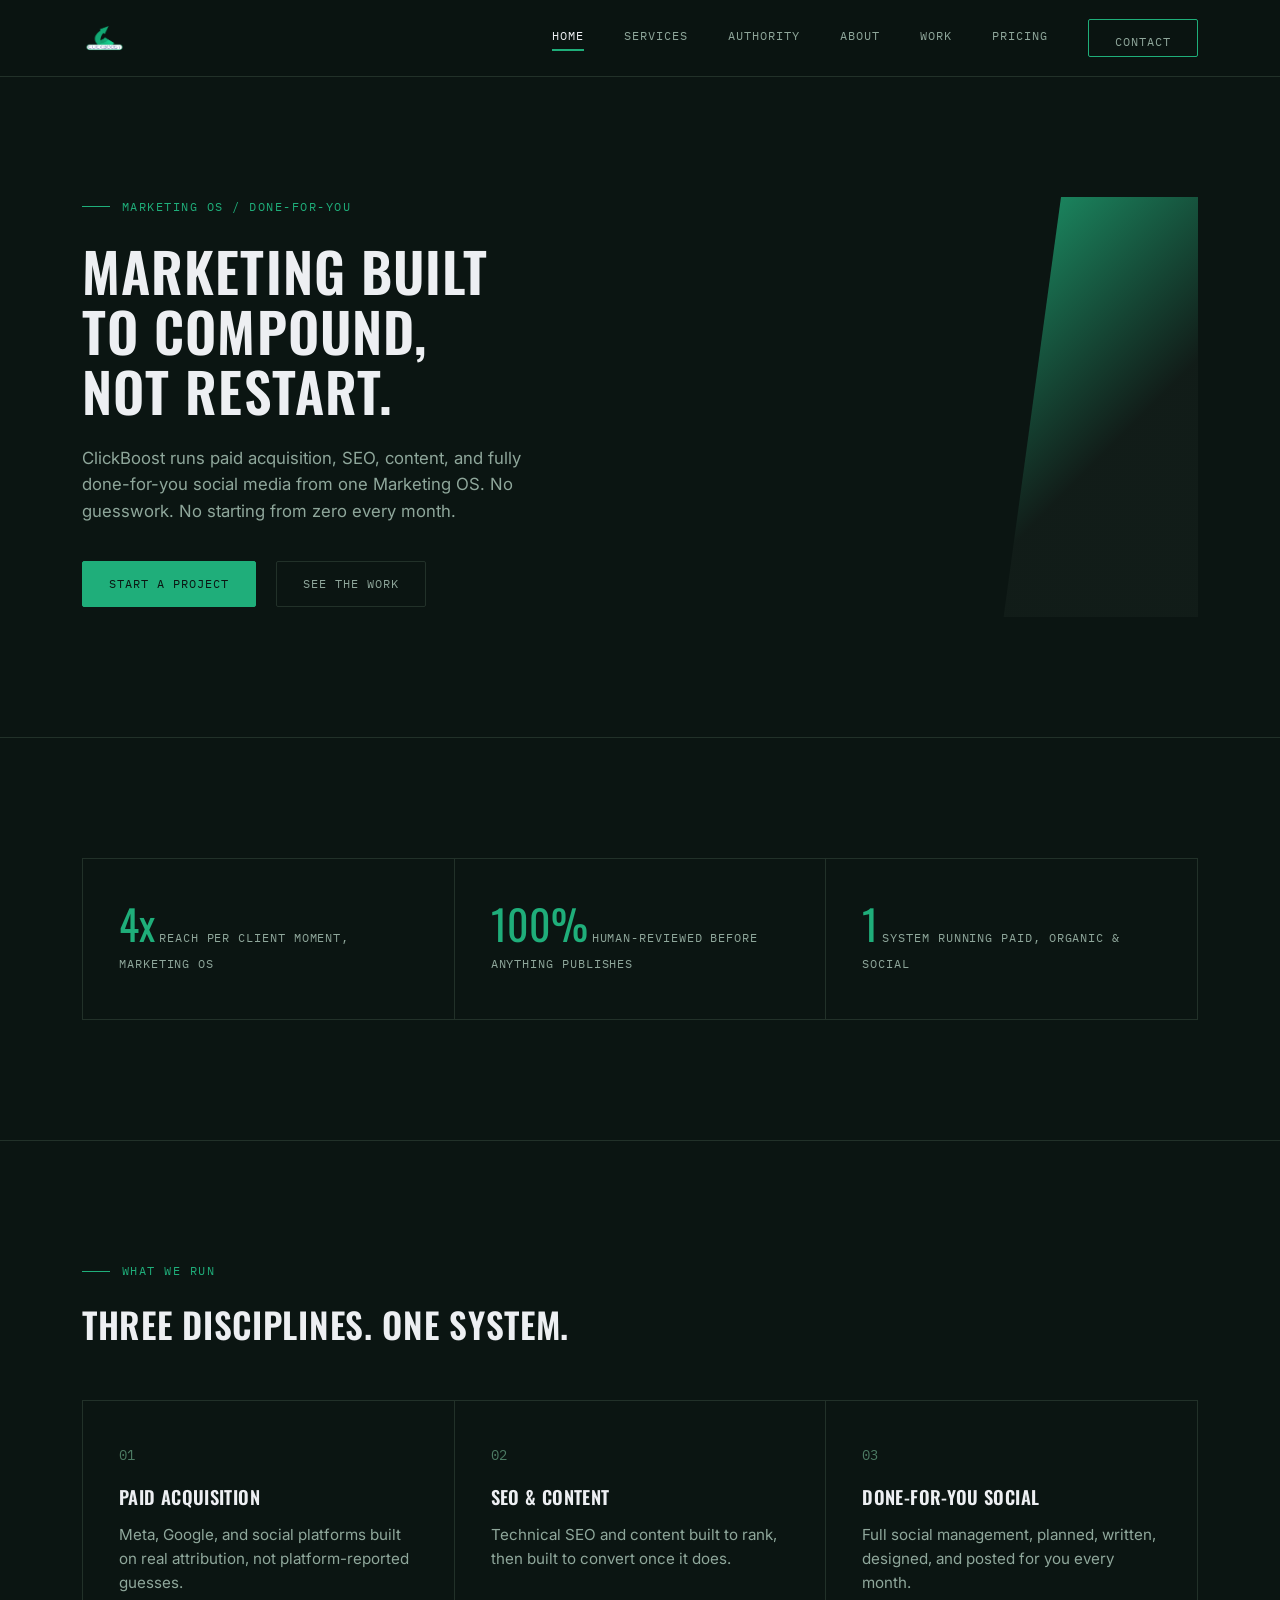
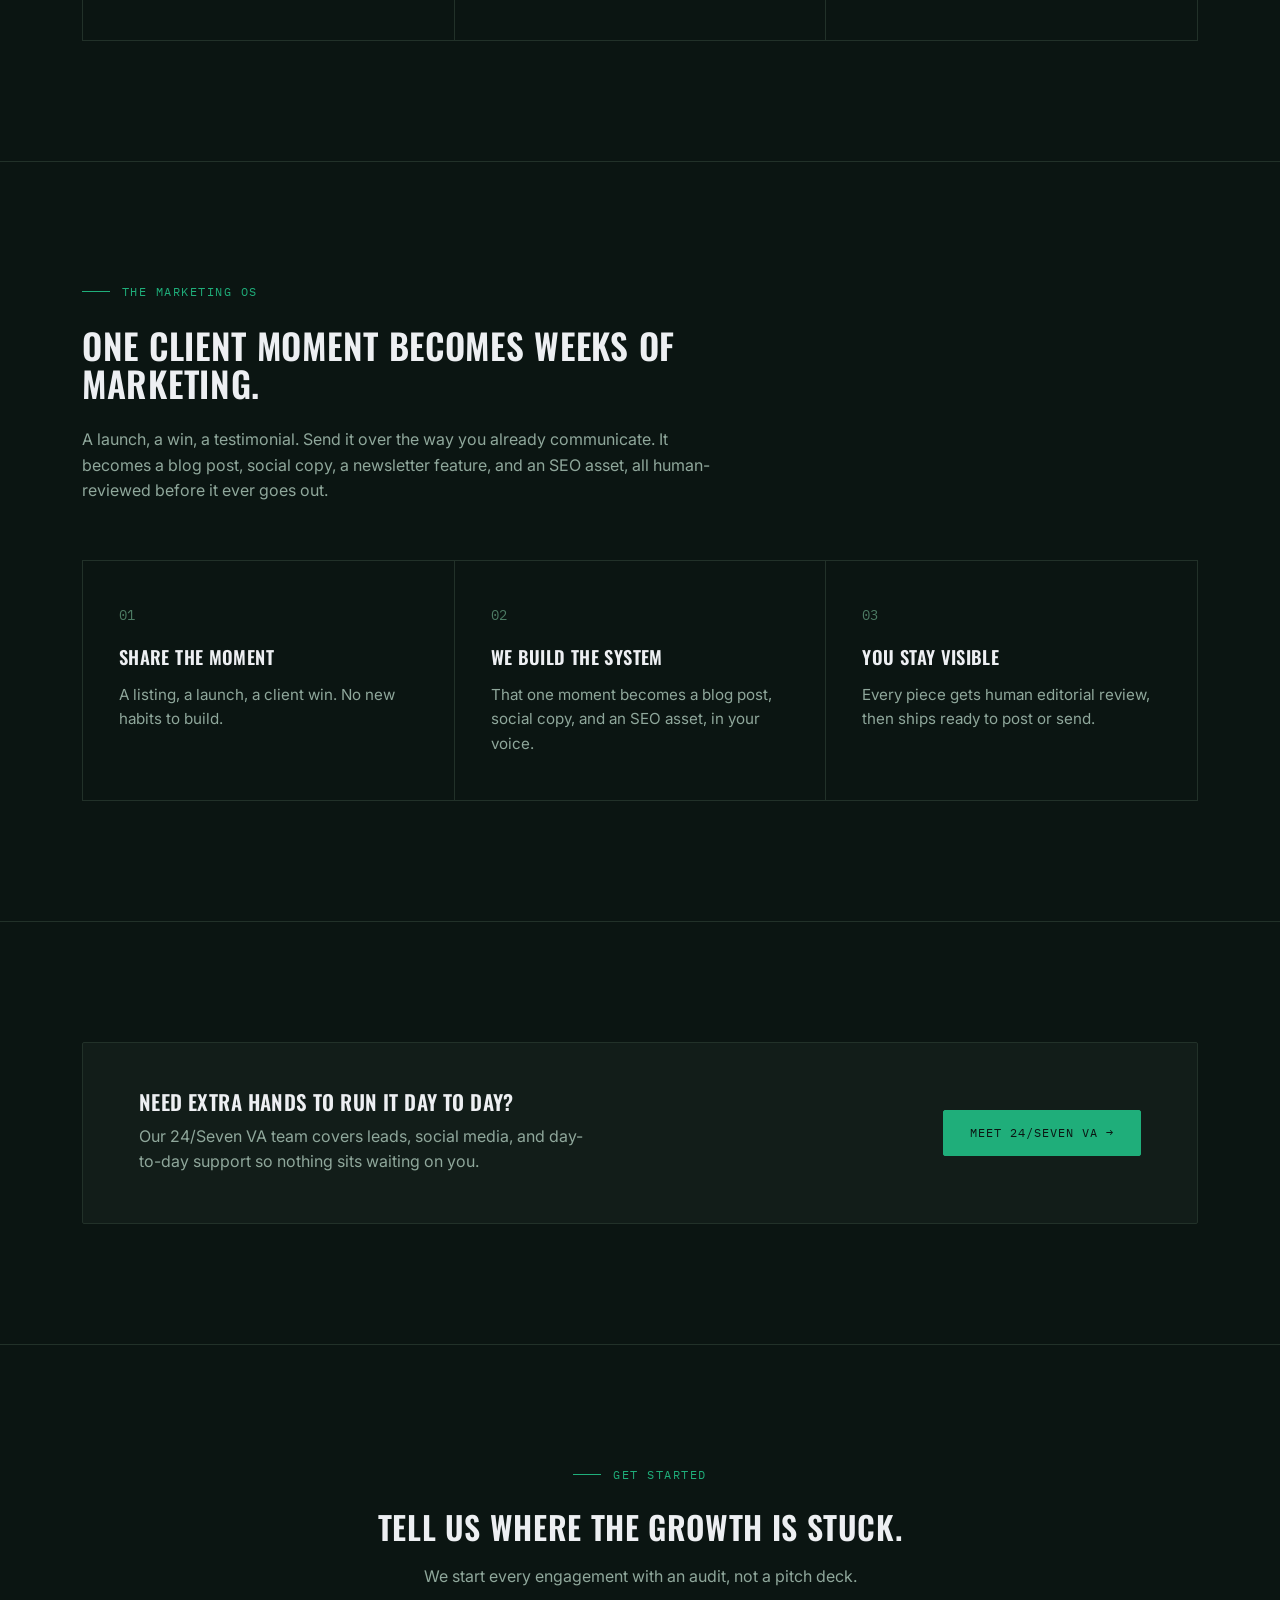
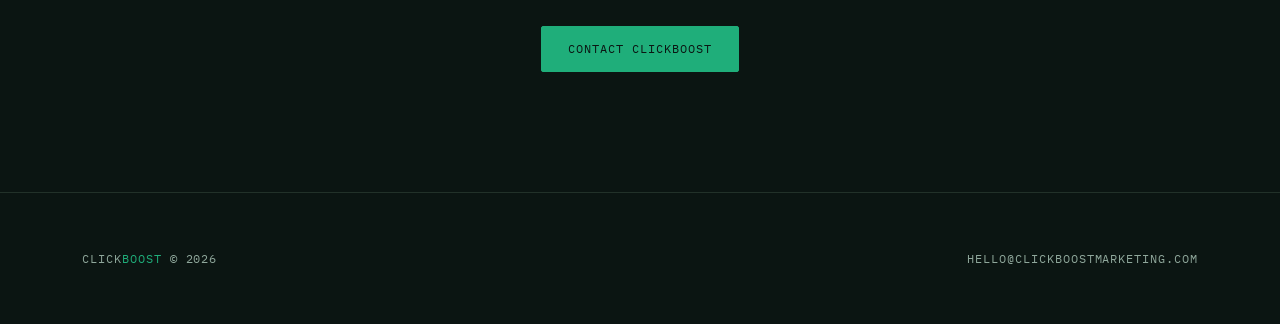
<file: index.html>
<!DOCTYPE html>
<html lang="en">
<head>
<meta charset="UTF-8">
<meta name="viewport" content="width=device-width, initial-scale=1.0">
<title>ClickBoost | Marketing OS &amp; Done-For-You Social</title>
<meta name="description" content="ClickBoost runs paid, organic, SEO, and done-for-you social systems for brands that need growth to show up in the numbers.">
<link rel="stylesheet" href="style.css">
</head>
<body>

<header class="site">
  <nav class="nav wrap">
    <a href="index.html" class="logo"><img src="logo.png" alt="ClickBoost" style="height:40px; display:block;"></a>
    <div class="nav-links">
      <a href="index.html" class="active">Home</a>
      <a href="services.html">Services</a>
      <a href="authority.html">Authority</a>
      <a href="about.html">About</a>
      <a href="portfolio.html">Work</a>
      <a href="pricing.html">Pricing</a>
      <a href="contact.html" class="btn">Contact</a>
    </div>
    <button class="mobile-toggle">&#9776;</button>
  </nav>
</header>

<section class="section-pad">
  <div class="wrap grid-2">
    <div class="reveal">
      <p class="eyebrow">Marketing OS / Done-For-You</p>
      <h1 style="font-size: 3.4rem; margin-bottom: 24px;">Marketing built<br>to compound,<br>not restart.</h1>
      <p style="color: var(--ink-dim); font-size: 1.05rem; max-width: 480px; margin-bottom: 36px;">
        ClickBoost runs paid acquisition, SEO, content, and fully done-for-you social media from one Marketing OS. No guesswork. No starting from zero every month.
      </p>
      <div style="display:flex; gap:20px;">
        <a href="contact.html" class="btn solid">Start a project</a>
        <a href="portfolio.html" class="btn" style="border-color: var(--line); color: var(--ink-dim);">See the work</a>
      </div>
    </div>
    <div style="position: relative; min-height: 420px;">
      <div class="blade emerald"></div>
    </div>
  </div>
</section>

<hr class="divider">

<section class="section-pad">
  <div class="wrap">
    <div class="grid-3" style="margin-bottom: 0;">
      <div class="card reveal">
        <span class="stat">4x</span>
        <span class="stat-label">Reach per client moment, Marketing OS</span>
      </div>
      <div class="card reveal">
        <span class="stat">100%</span>
        <span class="stat-label">Human-reviewed before anything publishes</span>
      </div>
      <div class="card reveal">
        <span class="stat">1</span>
        <span class="stat-label">System running paid, organic &amp; social</span>
      </div>
    </div>
  </div>
</section>

<hr class="divider">

<section class="section-pad">
  <div class="wrap">
    <p class="eyebrow">What we run</p>
    <h2 style="font-size: 2.2rem; margin-bottom: 56px;">Three disciplines. One system.</h2>
    <div class="grid-3">
      <div class="card reveal">
        <span class="idx">01</span>
        <h3>Paid Acquisition</h3>
        <p>Meta, Google, and social platforms built on real attribution, not platform-reported guesses.</p>
      </div>
      <div class="card reveal">
        <span class="idx">02</span>
        <h3>SEO &amp; Content</h3>
        <p>Technical SEO and content built to rank, then built to convert once it does.</p>
      </div>
      <div class="card reveal">
        <span class="idx">03</span>
        <h3>Done-For-You Social</h3>
        <p>Full social management, planned, written, designed, and posted for you every month.</p>
      </div>
    </div>
  </div>
</section>

<hr class="divider">

<section class="section-pad">
  <div class="wrap">
    <p class="eyebrow">The Marketing OS</p>
    <h2 style="font-size: 2.2rem; margin-bottom: 24px; max-width: 640px;">One client moment becomes weeks of marketing.</h2>
    <p style="color: var(--ink-dim); max-width: 640px; margin-bottom: 56px;">A launch, a win, a testimonial. Send it over the way you already communicate. It becomes a blog post, social copy, a newsletter feature, and an SEO asset, all human-reviewed before it ever goes out.</p>
    <div class="grid-3">
      <div class="card reveal">
        <span class="idx">01</span>
        <h3>Share the moment</h3>
        <p>A listing, a launch, a client win. No new habits to build.</p>
      </div>
      <div class="card reveal">
        <span class="idx">02</span>
        <h3>We build the system</h3>
        <p>That one moment becomes a blog post, social copy, and an SEO asset, in your voice.</p>
      </div>
      <div class="card reveal">
        <span class="idx">03</span>
        <h3>You stay visible</h3>
        <p>Every piece gets human editorial review, then ships ready to post or send.</p>
      </div>
    </div>
  </div>
</section>

<hr class="divider">

<section class="section-pad">
  <div class="wrap">
    <div class="va-band">
      <div>
        <h3>Need extra hands to run it day to day?</h3>
        <p>Our 24/Seven VA team covers leads, social media, and day-to-day support so nothing sits waiting on you.</p>
      </div>
      <a href="#" class="btn solid">Meet 24/Seven VA &rarr;</a>
    </div>
  </div>
</section>

<hr class="divider">

<section class="section-pad">
  <div class="wrap center" style="max-width: 640px; margin: 0 auto;">
    <p class="eyebrow" style="justify-content:center;">Get started</p>
    <h2 style="font-size: 2rem; margin-bottom: 20px;">Tell us where the growth is stuck.</h2>
    <p style="color: var(--ink-dim); margin-bottom: 36px;">We start every engagement with an audit, not a pitch deck.</p>
    <a href="contact.html" class="btn solid">Contact ClickBoost</a>
  </div>
</section>

<footer class="site">
  <div class="wrap footer-row">
    <span class="mono">Click<span>Boost</span> &copy; 2026</span>
    <span class="mono">hello@clickboostmarketing.com</span>
  </div>
</footer>

</body>
</html>
</file>
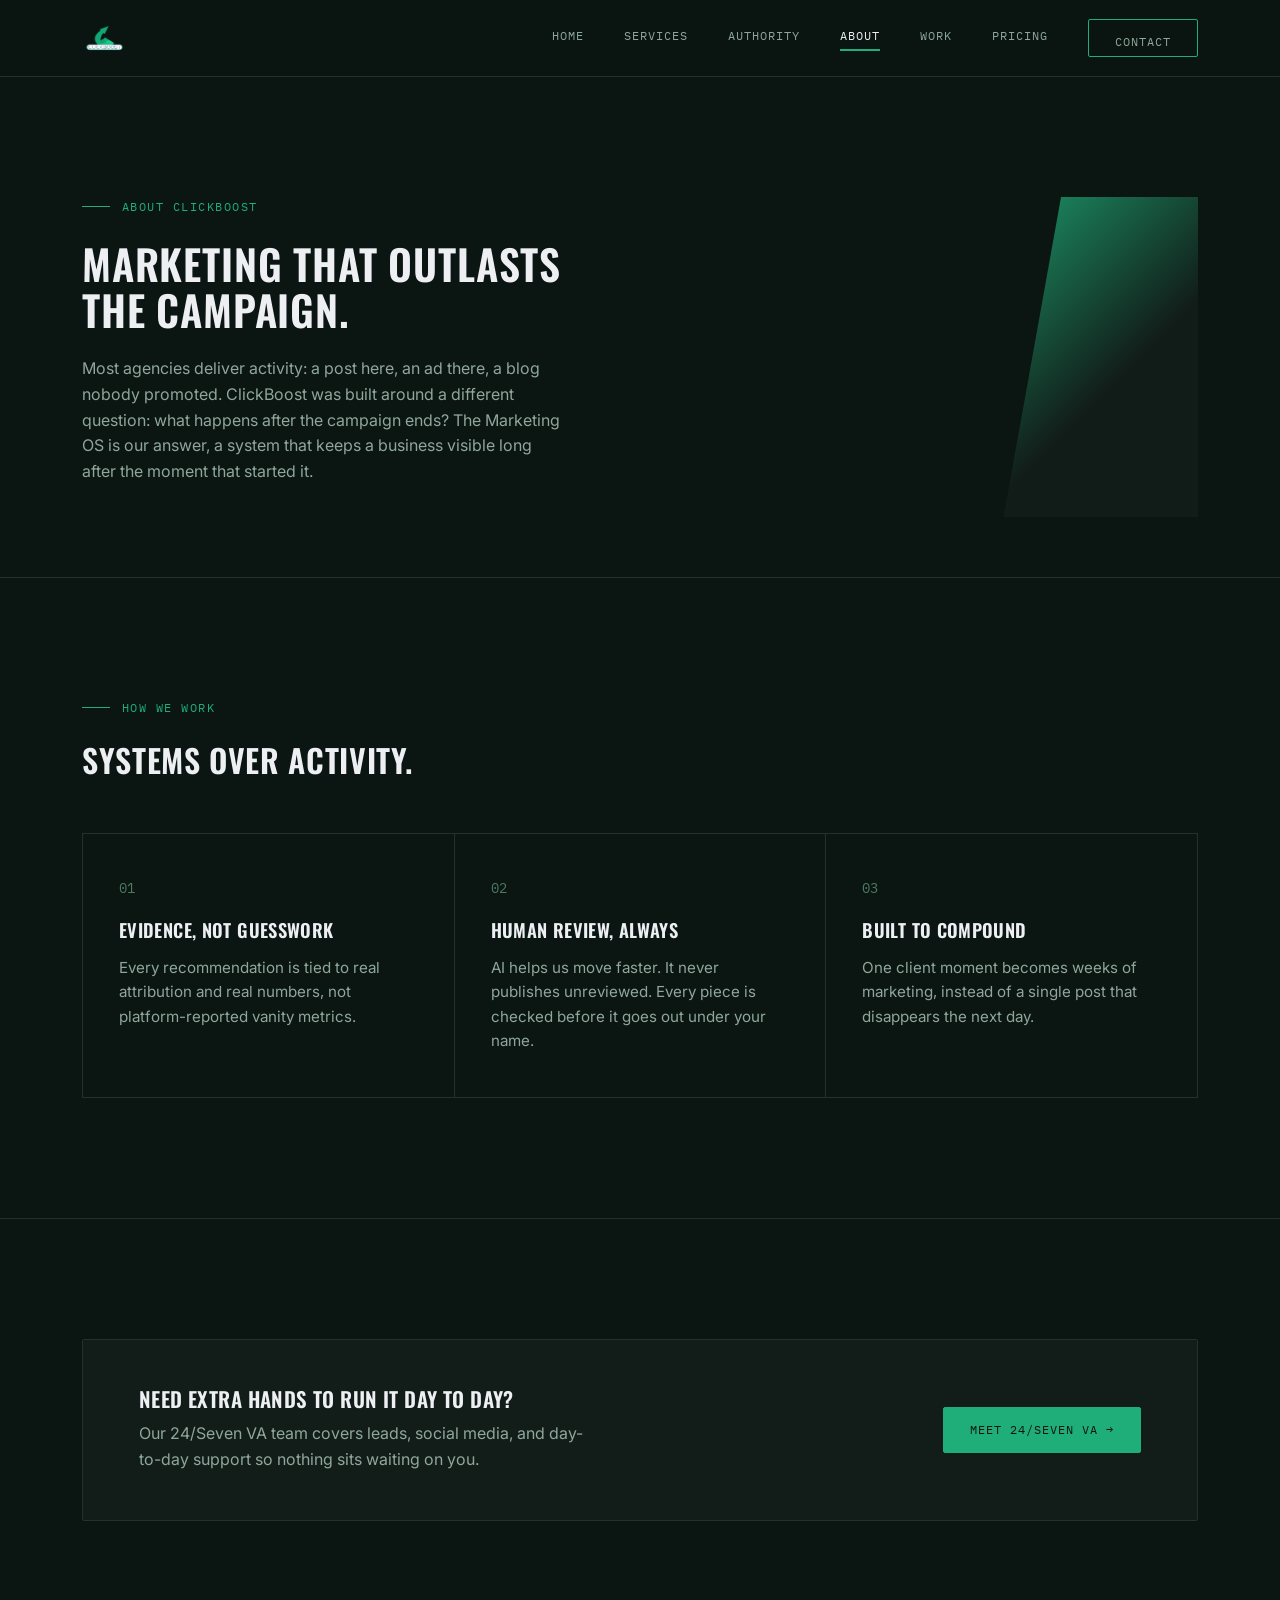
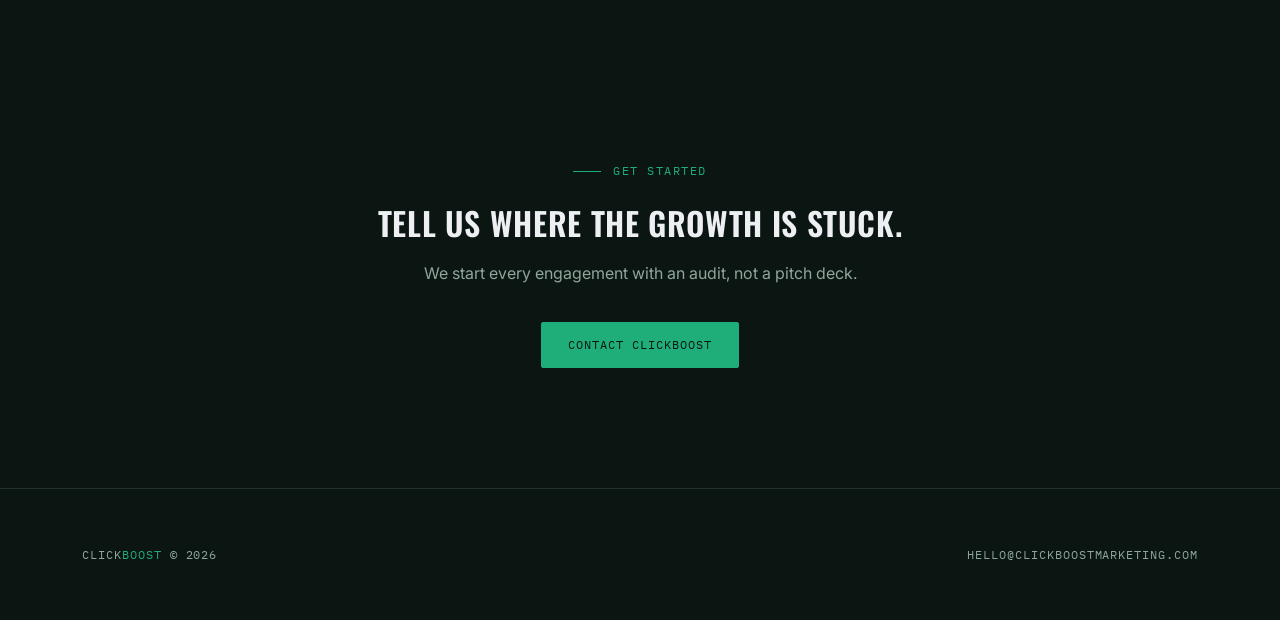
<file: about.html>
<!DOCTYPE html>
<html lang="en">
<head>
<meta charset="UTF-8">
<meta name="viewport" content="width=device-width, initial-scale=1.0">
<title>About | ClickBoost</title>
<meta name="description" content="ClickBoost builds marketing systems that keep working after the campaign ends.">
<link rel="stylesheet" href="style.css">
</head>
<body>

<header class="site">
  <nav class="nav wrap">
    <a href="index.html" class="logo"><img src="logo.png" alt="ClickBoost" style="height:40px; display:block;"></a>
    <div class="nav-links">
      <a href="index.html">Home</a>
      <a href="services.html">Services</a>
      <a href="authority.html">Authority</a>
      <a href="about.html" class="active">About</a>
      <a href="portfolio.html">Work</a>
      <a href="pricing.html">Pricing</a>
      <a href="contact.html" class="btn">Contact</a>
    </div>
    <button class="mobile-toggle">&#9776;</button>
  </nav>
</header>

<section class="section-pad" style="padding-bottom: 60px;">
  <div class="wrap grid-2">
    <div>
      <p class="eyebrow">About ClickBoost</p>
      <h1 style="font-size: 2.6rem; margin-bottom: 24px;">Marketing that outlasts the campaign.</h1>
      <p style="color: var(--ink-dim); max-width: 480px;">Most agencies deliver activity: a post here, an ad there, a blog nobody promoted. ClickBoost was built around a different question: what happens after the campaign ends? The Marketing OS is our answer, a system that keeps a business visible long after the moment that started it.</p>
    </div>
    <div style="position: relative; min-height: 320px;">
      <div class="blade emerald"></div>
    </div>
  </div>
</section>

<hr class="divider">

<section class="section-pad">
  <div class="wrap">
    <p class="eyebrow">How we work</p>
    <h2 style="font-size: 2rem; margin-bottom: 56px; max-width: 620px;">Systems over activity.</h2>
    <div class="grid-3">
      <div class="card">
        <span class="idx">01</span>
        <h3>Evidence, not guesswork</h3>
        <p>Every recommendation is tied to real attribution and real numbers, not platform-reported vanity metrics.</p>
      </div>
      <div class="card">
        <span class="idx">02</span>
        <h3>Human review, always</h3>
        <p>AI helps us move faster. It never publishes unreviewed. Every piece is checked before it goes out under your name.</p>
      </div>
      <div class="card">
        <span class="idx">03</span>
        <h3>Built to compound</h3>
        <p>One client moment becomes weeks of marketing, instead of a single post that disappears the next day.</p>
      </div>
    </div>
  </div>
</section>

<hr class="divider">

<section class="section-pad">
  <div class="wrap">
    <div class="va-band">
      <div>
        <h3>Need extra hands to run it day to day?</h3>
        <p>Our 24/Seven VA team covers leads, social media, and day-to-day support so nothing sits waiting on you.</p>
      </div>
      <a href="#" class="btn solid">Meet 24/Seven VA &rarr;</a>
    </div>
  </div>
</section>

<section class="section-pad tight">
  <div class="wrap center" style="max-width: 640px; margin: 0 auto;">
    <p class="eyebrow" style="justify-content:center;">Get started</p>
    <h2 style="font-size: 2rem; margin-bottom: 20px;">Tell us where the growth is stuck.</h2>
    <p style="color: var(--ink-dim); margin-bottom: 36px;">We start every engagement with an audit, not a pitch deck.</p>
    <a href="contact.html" class="btn solid">Contact ClickBoost</a>
  </div>
</section>

<footer class="site">
  <div class="wrap footer-row">
    <span class="mono">Click<span>Boost</span> &copy; 2026</span>
    <span class="mono">hello@clickboostmarketing.com</span>
  </div>
</footer>

</body>
</html>
</file>
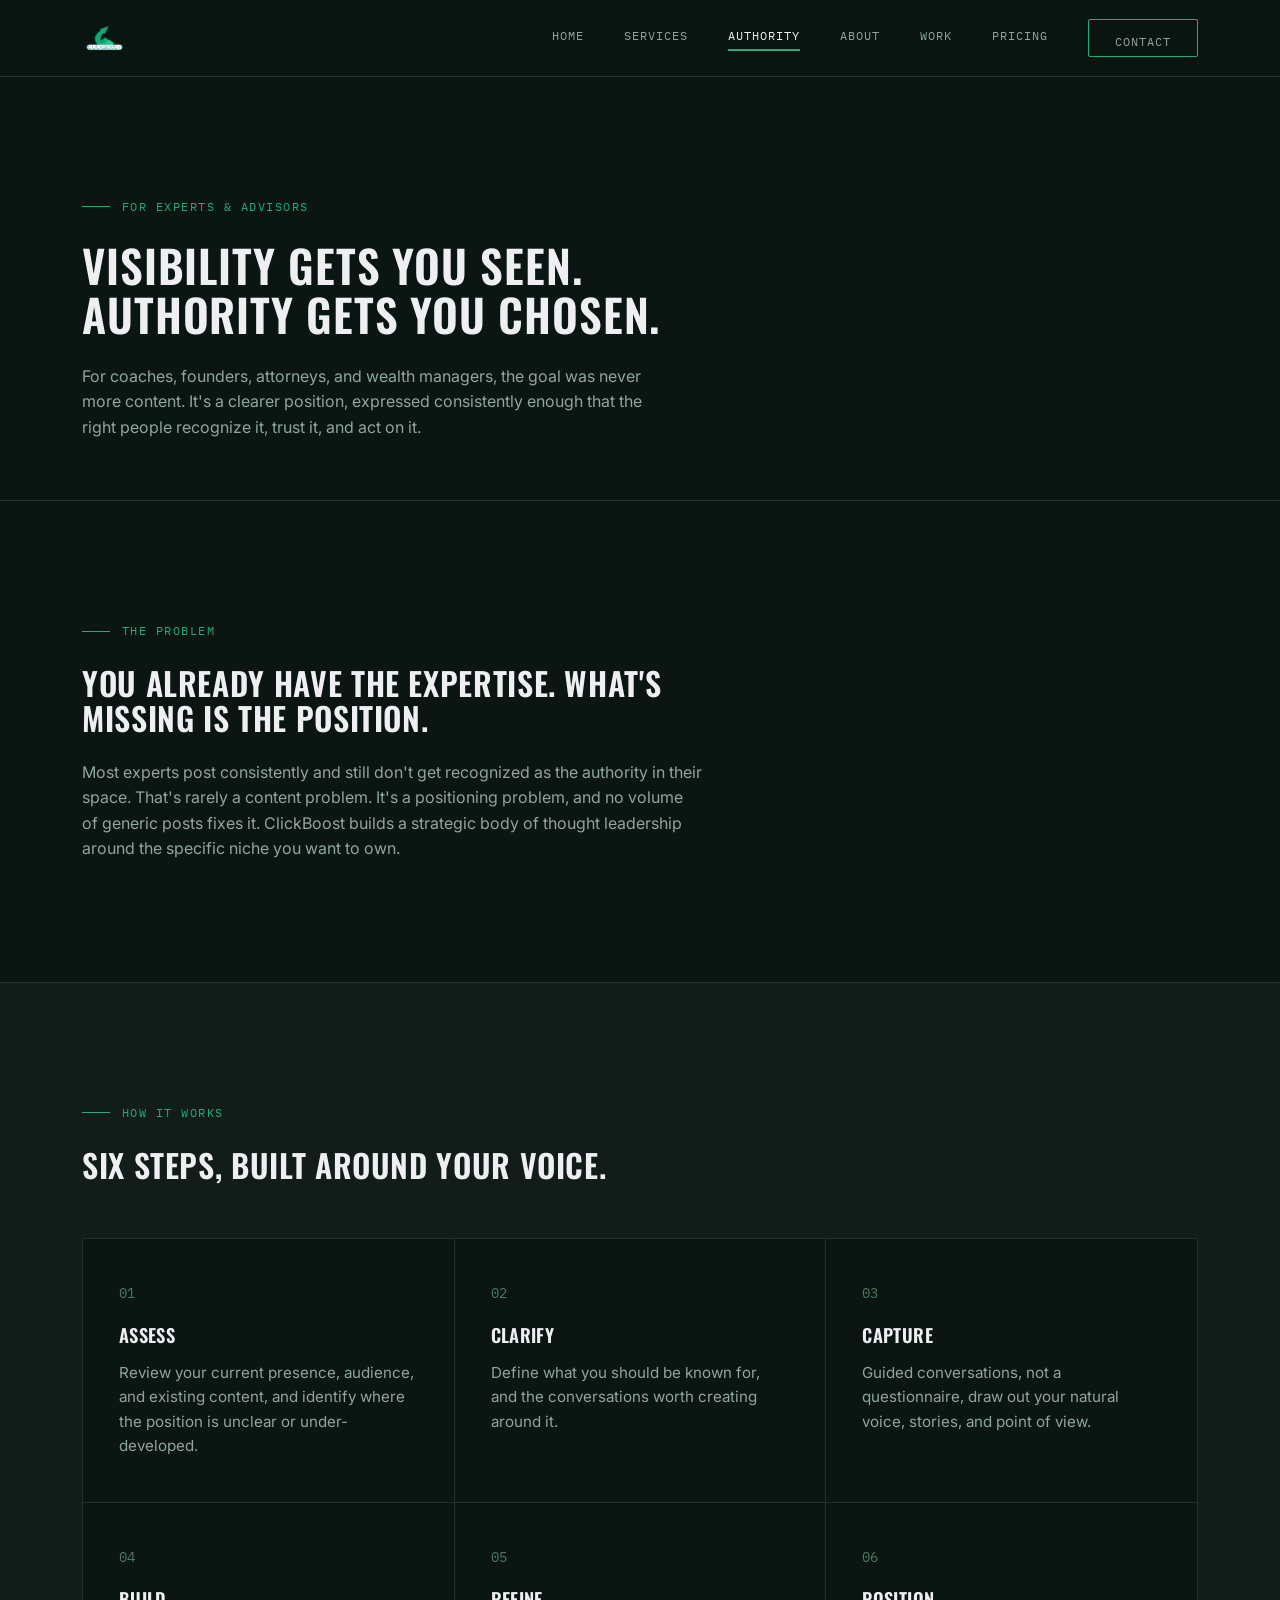
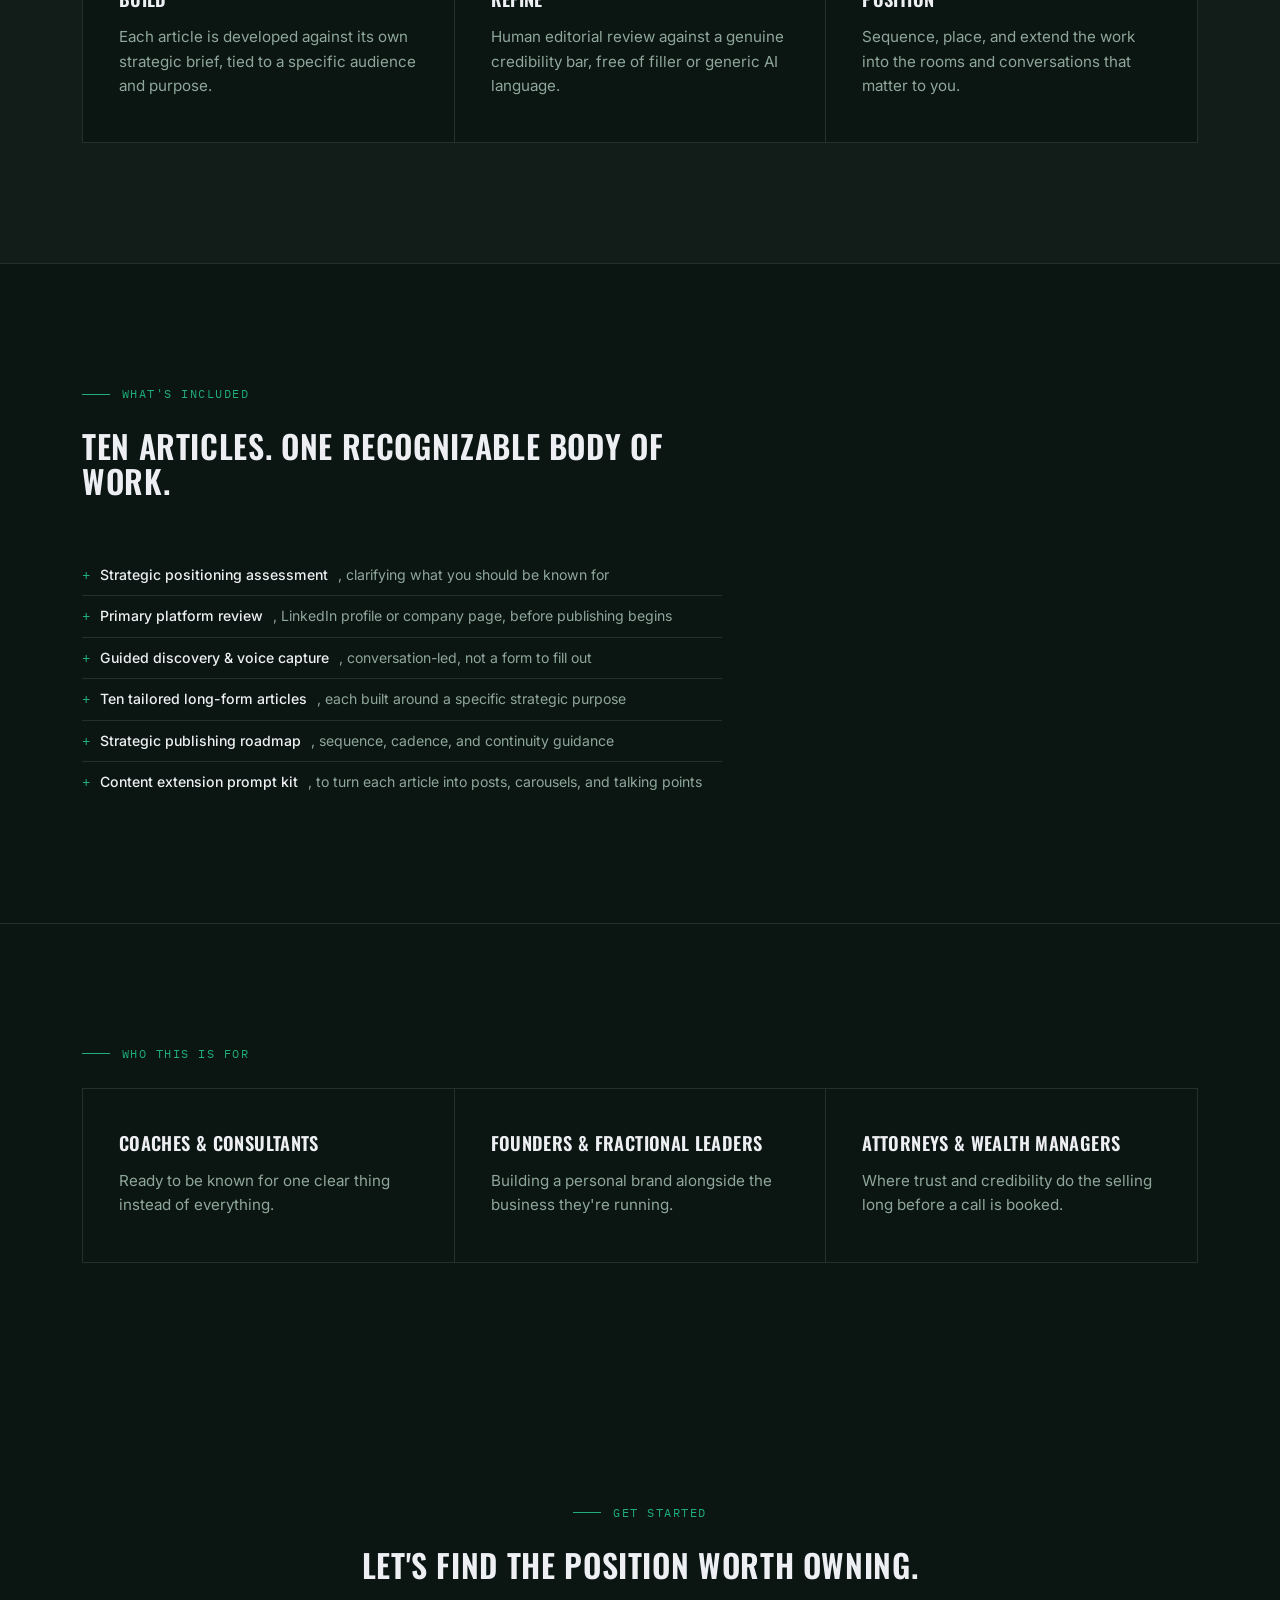
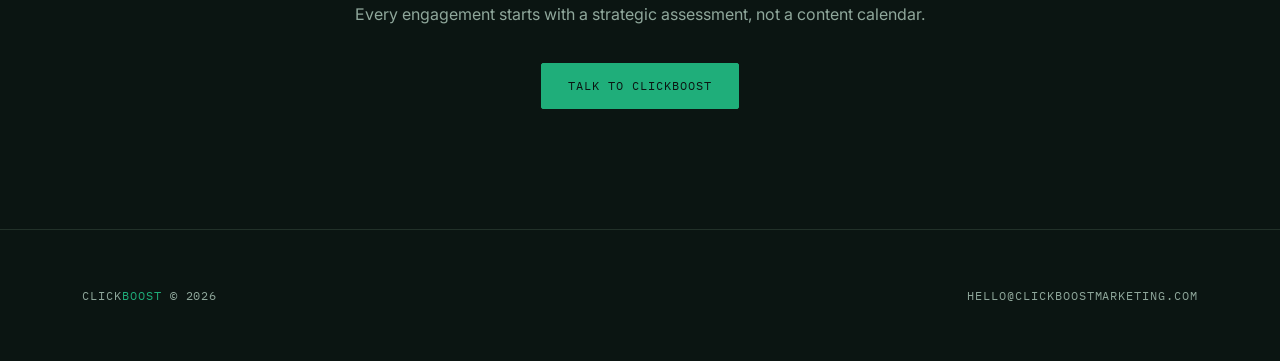
<file: authority.html>
<!DOCTYPE html>
<html lang="en">
<head>
<meta charset="UTF-8">
<meta name="viewport" content="width=device-width, initial-scale=1.0">
<title>Authority Content | ClickBoost</title>
<meta name="description" content="A strategic body of thought leadership for coaches, founders, attorneys, and wealth managers who want to be recognized as the authority in their niche.">
<link rel="stylesheet" href="style.css">
</head>
<body>

<header class="site">
  <nav class="nav wrap">
    <a href="index.html" class="logo"><img src="logo.png" alt="ClickBoost" style="height:40px; display:block;"></a>
    <div class="nav-links">
      <a href="index.html">Home</a>
      <a href="services.html">Services</a>
      <a href="authority.html" class="active">Authority</a>
      <a href="about.html">About</a>
      <a href="portfolio.html">Work</a>
      <a href="pricing.html">Pricing</a>
      <a href="contact.html" class="btn">Contact</a>
    </div>
    <button class="mobile-toggle">&#9776;</button>
  </nav>
</header>

<section class="section-pad" style="padding-bottom: 60px;">
  <div class="wrap">
    <p class="eyebrow">For experts &amp; advisors</p>
    <h1 style="font-size: 2.8rem; margin-bottom: 24px; max-width: 680px;">Visibility gets you seen.<br>Authority gets you chosen.</h1>
    <p style="color: var(--ink-dim); max-width: 560px;">For coaches, founders, attorneys, and wealth managers, the goal was never more content. It's a clearer position, expressed consistently enough that the right people recognize it, trust it, and act on it.</p>
  </div>
</section>

<hr class="divider">

<section class="section-pad">
  <div class="wrap">
    <p class="eyebrow">The problem</p>
    <h2 style="font-size: 2rem; margin-bottom: 24px; max-width: 620px;">You already have the expertise. What's missing is the position.</h2>
    <p style="color: var(--ink-dim); max-width: 620px;">Most experts post consistently and still don't get recognized as the authority in their space. That's rarely a content problem. It's a positioning problem, and no volume of generic posts fixes it. ClickBoost builds a strategic body of thought leadership around the specific niche you want to own.</p>
  </div>
</section>

<hr class="divider">

<section class="section-pad panel-alt">
  <div class="wrap">
    <p class="eyebrow">How it works</p>
    <h2 style="font-size: 2rem; margin-bottom: 56px;">Six steps, built around your voice.</h2>
    <div class="grid-3">
      <div class="card">
        <span class="idx">01</span>
        <h3>Assess</h3>
        <p>Review your current presence, audience, and existing content, and identify where the position is unclear or under-developed.</p>
      </div>
      <div class="card">
        <span class="idx">02</span>
        <h3>Clarify</h3>
        <p>Define what you should be known for, and the conversations worth creating around it.</p>
      </div>
      <div class="card">
        <span class="idx">03</span>
        <h3>Capture</h3>
        <p>Guided conversations, not a questionnaire, draw out your natural voice, stories, and point of view.</p>
      </div>
      <div class="card">
        <span class="idx">04</span>
        <h3>Build</h3>
        <p>Each article is developed against its own strategic brief, tied to a specific audience and purpose.</p>
      </div>
      <div class="card">
        <span class="idx">05</span>
        <h3>Refine</h3>
        <p>Human editorial review against a genuine credibility bar, free of filler or generic AI language.</p>
      </div>
      <div class="card">
        <span class="idx">06</span>
        <h3>Position</h3>
        <p>Sequence, place, and extend the work into the rooms and conversations that matter to you.</p>
      </div>
    </div>
  </div>
</section>

<hr class="divider">

<section class="section-pad">
  <div class="wrap">
    <p class="eyebrow">What's included</p>
    <h2 style="font-size: 2rem; margin-bottom: 56px; max-width: 620px;">Ten articles. One recognizable body of work.</h2>
    <ul class="price-features" style="max-width: 640px; margin-bottom: 0;">
      <li><strong>Strategic positioning assessment</strong>, clarifying what you should be known for</li>
      <li><strong>Primary platform review</strong>, LinkedIn profile or company page, before publishing begins</li>
      <li><strong>Guided discovery &amp; voice capture</strong>, conversation-led, not a form to fill out</li>
      <li><strong>Ten tailored long-form articles</strong>, each built around a specific strategic purpose</li>
      <li><strong>Strategic publishing roadmap</strong>, sequence, cadence, and continuity guidance</li>
      <li><strong>Content extension prompt kit</strong>, to turn each article into posts, carousels, and talking points</li>
    </ul>
  </div>
</section>

<hr class="divider">

<section class="section-pad">
  <div class="wrap">
    <p class="eyebrow">Who this is for</p>
    <div class="grid-3">
      <div class="card">
        <h3>Coaches &amp; Consultants</h3>
        <p>Ready to be known for one clear thing instead of everything.</p>
      </div>
      <div class="card">
        <h3>Founders &amp; Fractional Leaders</h3>
        <p>Building a personal brand alongside the business they're running.</p>
      </div>
      <div class="card">
        <h3>Attorneys &amp; Wealth Managers</h3>
        <p>Where trust and credibility do the selling long before a call is booked.</p>
      </div>
    </div>
  </div>
</section>

<section class="section-pad tight">
  <div class="wrap center" style="max-width: 640px; margin: 0 auto;">
    <p class="eyebrow" style="justify-content:center;">Get started</p>
    <h2 style="font-size: 2rem; margin-bottom: 20px;">Let's find the position worth owning.</h2>
    <p style="color: var(--ink-dim); margin-bottom: 36px;">Every engagement starts with a strategic assessment, not a content calendar.</p>
    <a href="contact.html" class="btn solid">Talk to ClickBoost</a>
  </div>
</section>

<footer class="site">
  <div class="wrap footer-row">
    <span class="mono">Click<span>Boost</span> &copy; 2026</span>
    <span class="mono">hello@clickboostmarketing.com</span>
  </div>
</footer>

</body>
</html>
</file>
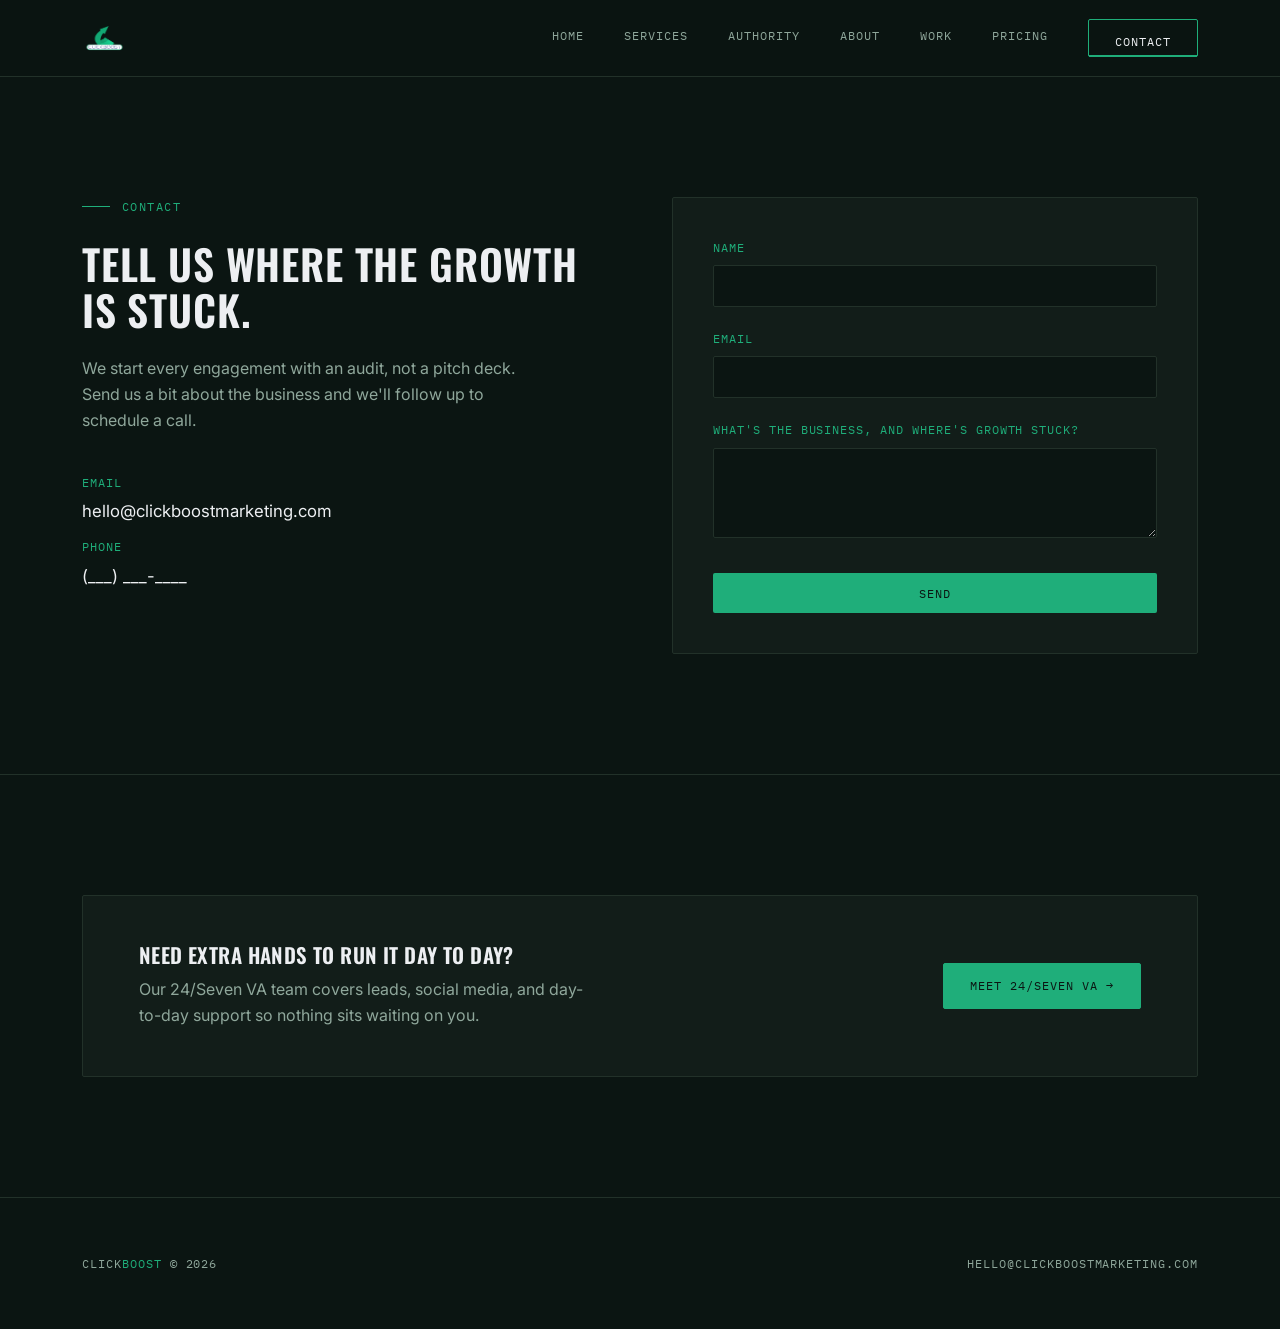
<file: contact.html>
<!DOCTYPE html>
<html lang="en">
<head>
<meta charset="UTF-8">
<meta name="viewport" content="width=device-width, initial-scale=1.0">
<title>Contact | ClickBoost</title>
<meta name="description" content="Start a project with ClickBoost. We start every engagement with an audit, not a pitch deck.">
<link rel="stylesheet" href="style.css">
</head>
<body>

<header class="site">
  <nav class="nav wrap">
    <a href="index.html" class="logo"><img src="logo.png" alt="ClickBoost" style="height:40px; display:block;"></a>
    <div class="nav-links">
      <a href="index.html">Home</a>
      <a href="services.html">Services</a>
      <a href="authority.html">Authority</a>
      <a href="about.html">About</a>
      <a href="portfolio.html">Work</a>
      <a href="pricing.html">Pricing</a>
      <a href="contact.html" class="btn active">Contact</a>
    </div>
    <button class="mobile-toggle">&#9776;</button>
  </nav>
</header>

<section class="section-pad">
  <div class="wrap grid-2">
    <div>
      <p class="eyebrow">Contact</p>
      <h1 style="font-size: 2.6rem; margin-bottom: 24px;">Tell us where the growth is stuck.</h1>
      <p style="color: var(--ink-dim); max-width: 460px; margin-bottom: 40px;">We start every engagement with an audit, not a pitch deck. Send us a bit about the business and we'll follow up to schedule a call.</p>

      <div style="margin-bottom: 12px;">
        <span class="mono" style="display:block; margin-bottom:6px;">Email</span>
        <a href="mailto:hello@clickboostmarketing.com" style="font-size:1.05rem;">hello@clickboostmarketing.com</a>
      </div>
      <div>
        <span class="mono" style="display:block; margin-bottom:6px;">Phone</span>
        <a href="tel:+10000000000" style="font-size:1.05rem;">(___) ___-____</a>
      </div>
    </div>

    <form style="background: var(--bg-panel); border: 1px solid var(--line); padding: 40px; border-radius: var(--radius);">
      <div style="margin-bottom: 22px;">
        <label class="mono" style="display:block; margin-bottom:8px;" for="name">Name</label>
        <input id="name" type="text" style="width:100%; background: var(--bg-deep); border: 1px solid var(--line); color: var(--ink); padding: 12px 14px; border-radius: var(--radius); font-family: 'Inter', sans-serif;">
      </div>
      <div style="margin-bottom: 22px;">
        <label class="mono" style="display:block; margin-bottom:8px;" for="email">Email</label>
        <input id="email" type="email" style="width:100%; background: var(--bg-deep); border: 1px solid var(--line); color: var(--ink); padding: 12px 14px; border-radius: var(--radius); font-family: 'Inter', sans-serif;">
      </div>
      <div style="margin-bottom: 28px;">
        <label class="mono" style="display:block; margin-bottom:8px;" for="message">What's the business, and where's growth stuck?</label>
        <textarea id="message" rows="4" style="width:100%; background: var(--bg-deep); border: 1px solid var(--line); color: var(--ink); padding: 12px 14px; border-radius: var(--radius); font-family: 'Inter', sans-serif; resize: vertical;"></textarea>
      </div>
      <button type="submit" class="btn solid" style="width:100%; border:none; cursor:pointer;">Send</button>
    </form>
  </div>
</section>

<hr class="divider">

<section class="section-pad tight">
  <div class="wrap">
    <div class="va-band">
      <div>
        <h3>Need extra hands to run it day to day?</h3>
        <p>Our 24/Seven VA team covers leads, social media, and day-to-day support so nothing sits waiting on you.</p>
      </div>
      <a href="#" class="btn solid">Meet 24/Seven VA &rarr;</a>
    </div>
  </div>
</section>

<footer class="site">
  <div class="wrap footer-row">
    <span class="mono">Click<span>Boost</span> &copy; 2026</span>
    <span class="mono">hello@clickboostmarketing.com</span>
  </div>
</footer>

</body>
</html>
</file>
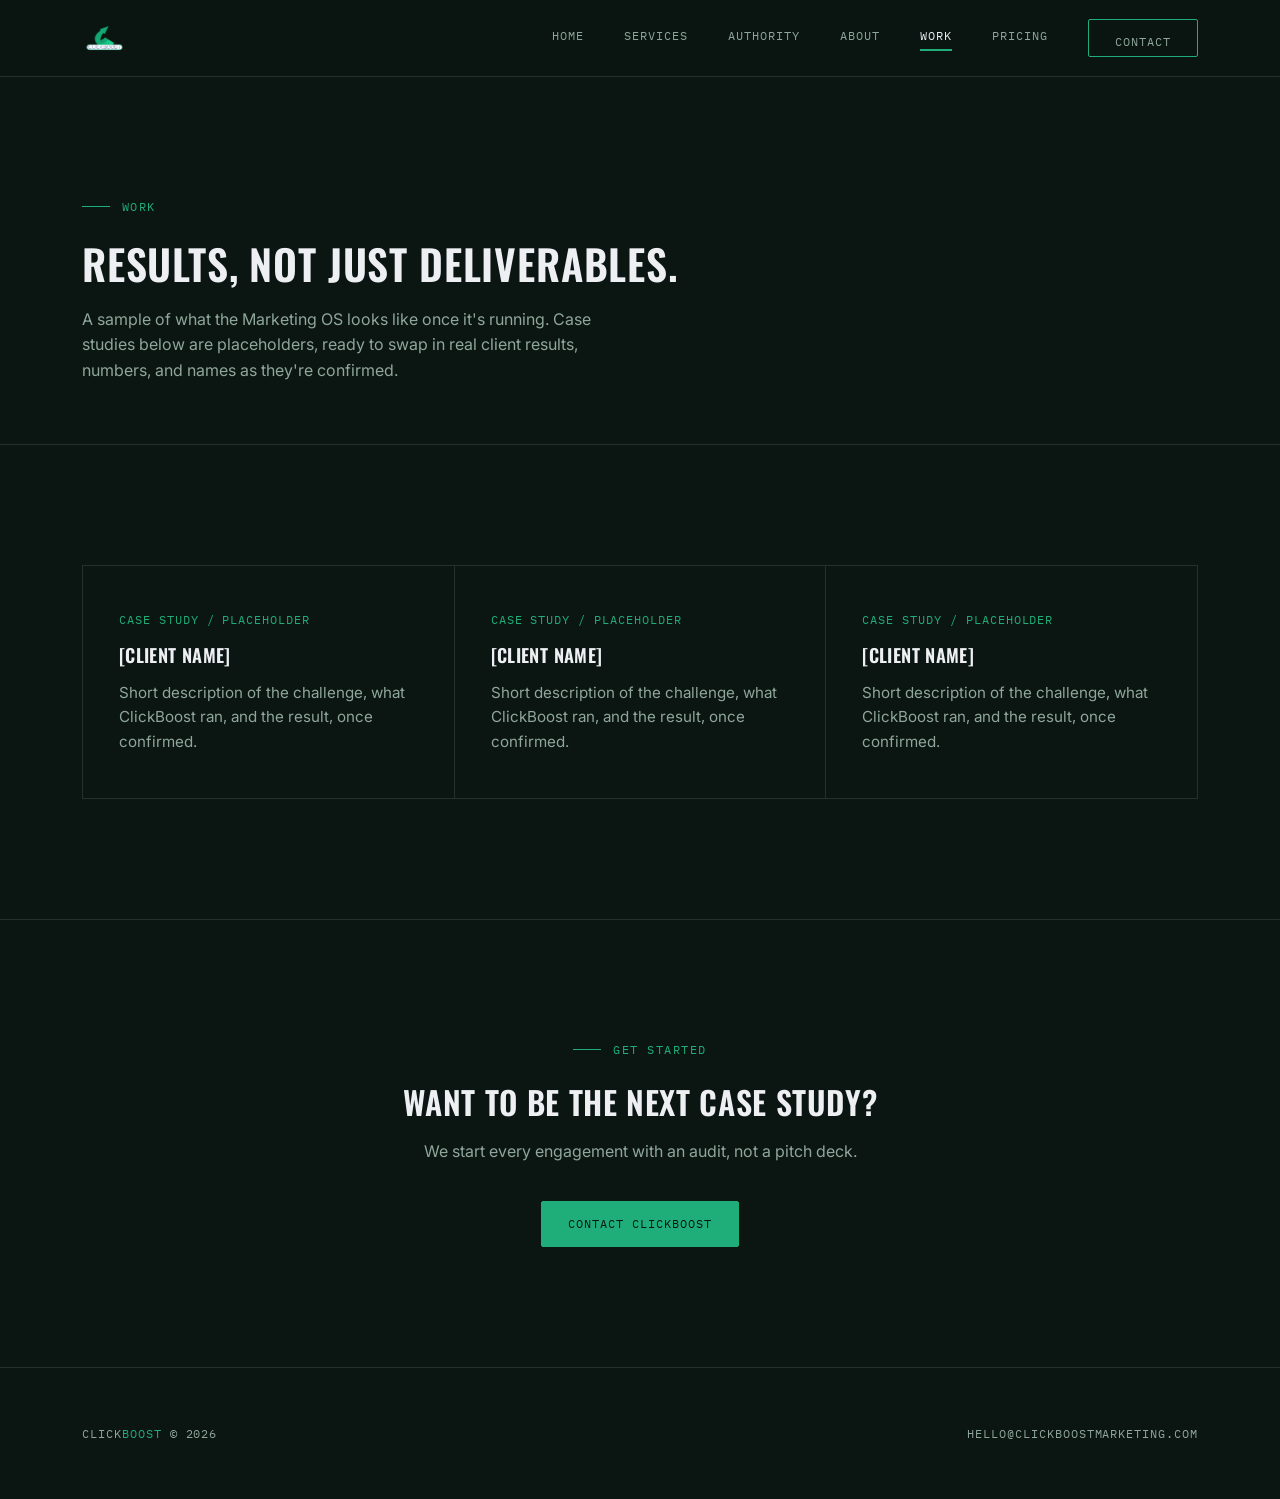
<file: portfolio.html>
<!DOCTYPE html>
<html lang="en">
<head>
<meta charset="UTF-8">
<meta name="viewport" content="width=device-width, initial-scale=1.0">
<title>Work | ClickBoost</title>
<meta name="description" content="Results from ClickBoost's paid, SEO, and done-for-you social work.">
<link rel="stylesheet" href="style.css">
</head>
<body>

<header class="site">
  <nav class="nav wrap">
    <a href="index.html" class="logo"><img src="logo.png" alt="ClickBoost" style="height:40px; display:block;"></a>
    <div class="nav-links">
      <a href="index.html">Home</a>
      <a href="services.html">Services</a>
      <a href="authority.html">Authority</a>
      <a href="about.html">About</a>
      <a href="portfolio.html" class="active">Work</a>
      <a href="pricing.html">Pricing</a>
      <a href="contact.html" class="btn">Contact</a>
    </div>
    <button class="mobile-toggle">&#9776;</button>
  </nav>
</header>

<section class="section-pad" style="padding-bottom: 60px;">
  <div class="wrap">
    <p class="eyebrow">Work</p>
    <h1 style="font-size: 2.6rem; margin-bottom: 20px; max-width: 640px;">Results, not just deliverables.</h1>
    <p style="color: var(--ink-dim); max-width: 560px;">A sample of what the Marketing OS looks like once it's running. Case studies below are placeholders, ready to swap in real client results, numbers, and names as they're confirmed.</p>
  </div>
</section>

<hr class="divider">

<section class="section-pad">
  <div class="wrap">
    <div class="grid-3">
      <div class="card">
        <span class="mono" style="display:block; margin-bottom:16px;">Case Study / Placeholder</span>
        <h3>[Client Name]</h3>
        <p>Short description of the challenge, what ClickBoost ran, and the result, once confirmed.</p>
      </div>
      <div class="card">
        <span class="mono" style="display:block; margin-bottom:16px;">Case Study / Placeholder</span>
        <h3>[Client Name]</h3>
        <p>Short description of the challenge, what ClickBoost ran, and the result, once confirmed.</p>
      </div>
      <div class="card">
        <span class="mono" style="display:block; margin-bottom:16px;">Case Study / Placeholder</span>
        <h3>[Client Name]</h3>
        <p>Short description of the challenge, what ClickBoost ran, and the result, once confirmed.</p>
      </div>
    </div>
  </div>
</section>

<hr class="divider">

<section class="section-pad tight">
  <div class="wrap center" style="max-width: 640px; margin: 0 auto;">
    <p class="eyebrow" style="justify-content:center;">Get started</p>
    <h2 style="font-size: 2rem; margin-bottom: 20px;">Want to be the next case study?</h2>
    <p style="color: var(--ink-dim); margin-bottom: 36px;">We start every engagement with an audit, not a pitch deck.</p>
    <a href="contact.html" class="btn solid">Contact ClickBoost</a>
  </div>
</section>

<footer class="site">
  <div class="wrap footer-row">
    <span class="mono">Click<span>Boost</span> &copy; 2026</span>
    <span class="mono">hello@clickboostmarketing.com</span>
  </div>
</footer>

</body>
</html>
</file>
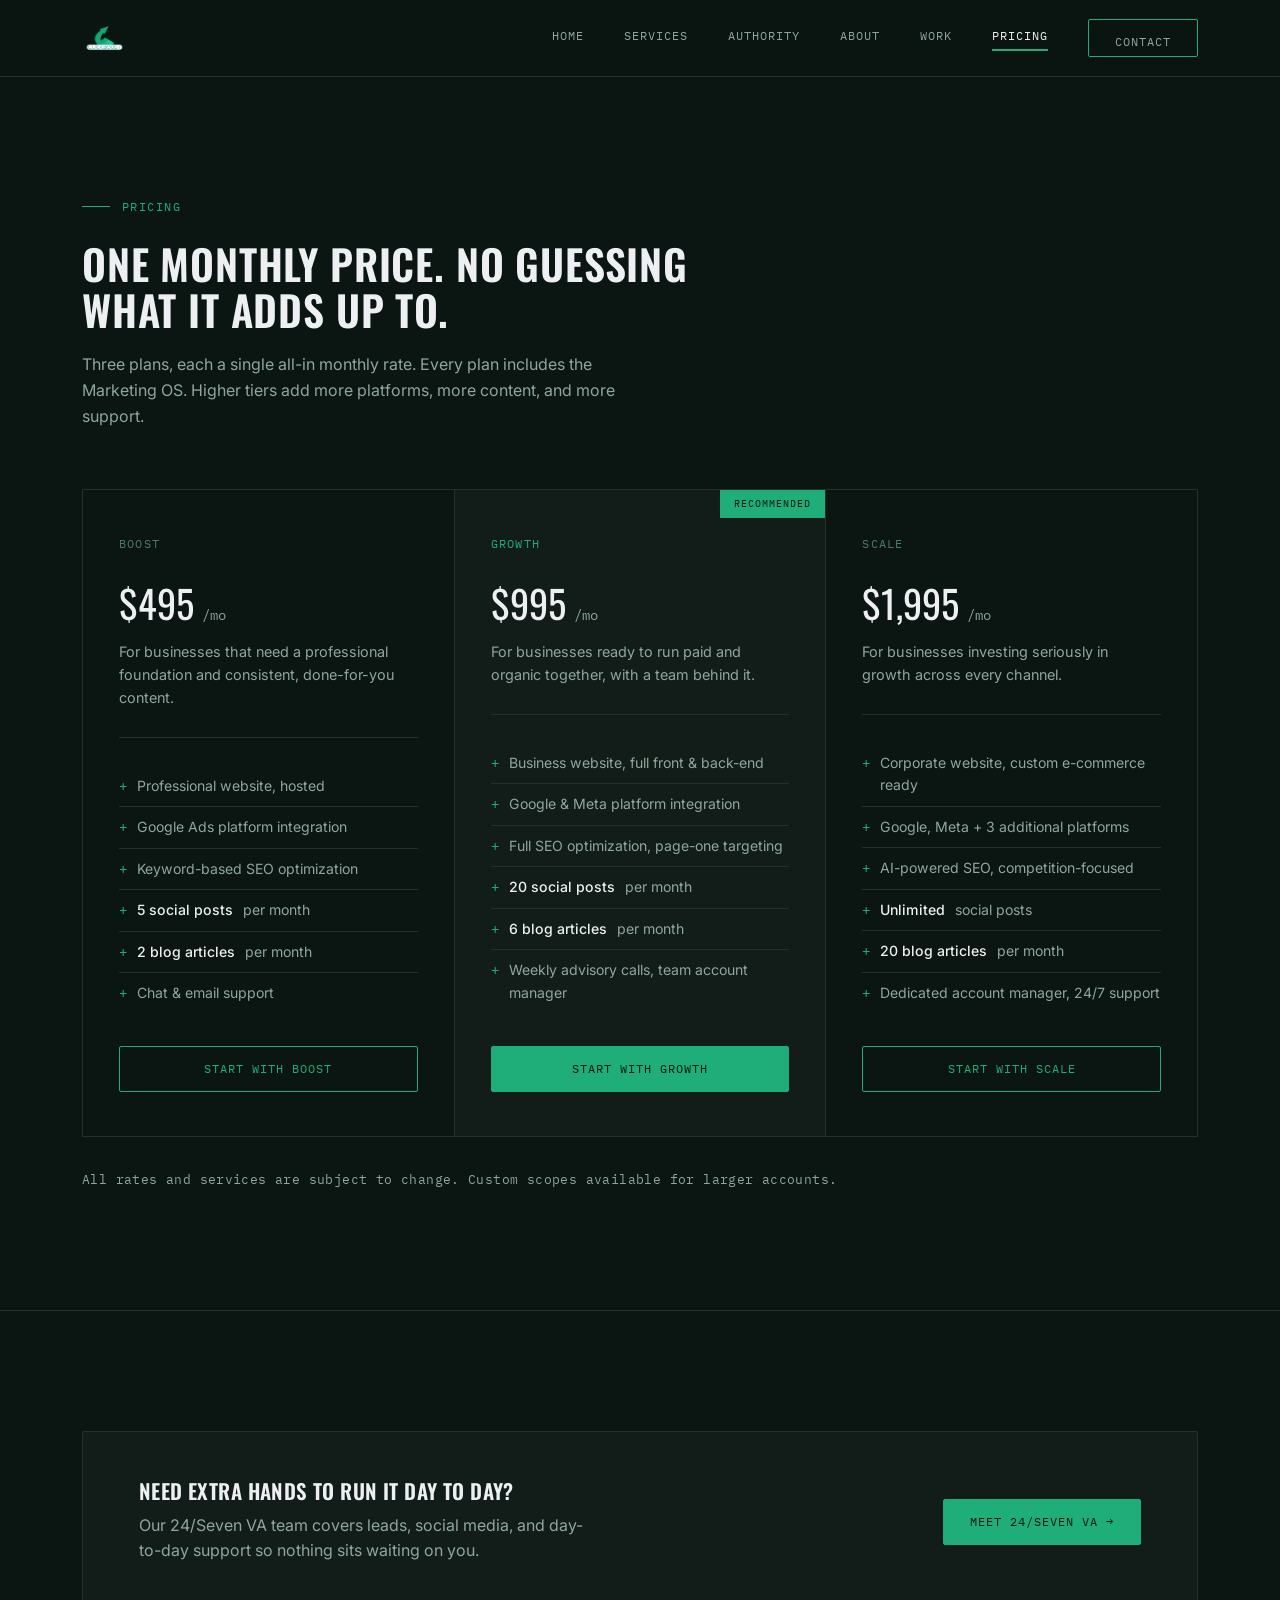
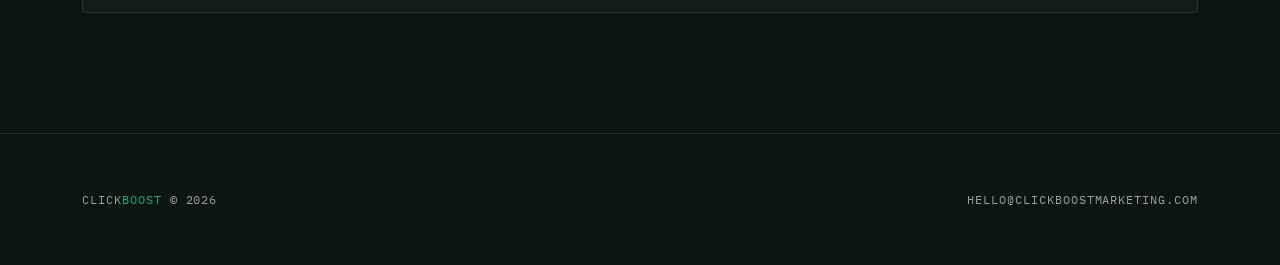
<file: pricing.html>
<!DOCTYPE html>
<html lang="en">
<head>
<meta charset="UTF-8">
<meta name="viewport" content="width=device-width, initial-scale=1.0">
<title>Pricing | ClickBoost</title>
<meta name="description" content="Three straightforward ClickBoost plans. One monthly price, no line-item guessing.">
<link rel="stylesheet" href="style.css">
</head>
<body>

<header class="site">
  <nav class="nav wrap">
    <a href="index.html" class="logo"><img src="logo.png" alt="ClickBoost" style="height:40px; display:block;"></a>
    <div class="nav-links">
      <a href="index.html">Home</a>
      <a href="services.html">Services</a>
      <a href="authority.html">Authority</a>
      <a href="about.html">About</a>
      <a href="portfolio.html">Work</a>
      <a href="pricing.html" class="active">Pricing</a>
      <a href="contact.html" class="btn">Contact</a>
    </div>
    <button class="mobile-toggle">&#9776;</button>
  </nav>
</header>

<section class="section-pad" style="padding-bottom: 60px;">
  <div class="wrap">
    <p class="eyebrow">Pricing</p>
    <h1 style="font-size: 2.6rem; margin-bottom: 20px; max-width: 640px;">One monthly price. No guessing what it adds up to.</h1>
    <p style="color: var(--ink-dim); max-width: 560px;">Three plans, each a single all-in monthly rate. Every plan includes the Marketing OS. Higher tiers add more platforms, more content, and more support.</p>
  </div>
</section>

<section class="section-pad" style="padding-top: 0;">
  <div class="wrap">
    <div class="grid-3">

      <div class="price-card">
        <span class="price-name">Boost</span>
        <div class="price-value">$495<span> /mo</span></div>
        <p class="price-desc">For businesses that need a professional foundation and consistent, done-for-you content.</p>
        <ul class="price-features">
          <li>Professional website, hosted</li>
          <li>Google Ads platform integration</li>
          <li>Keyword-based SEO optimization</li>
          <li><strong>5 social posts</strong> per month</li>
          <li><strong>2 blog articles</strong> per month</li>
          <li>Chat &amp; email support</li>
        </ul>
        <a href="contact.html" class="btn" style="text-align:center;">Start with Boost</a>
      </div>

      <div class="price-card recommended">
        <span class="price-name">Growth</span>
        <div class="price-value">$995<span> /mo</span></div>
        <p class="price-desc">For businesses ready to run paid and organic together, with a team behind it.</p>
        <ul class="price-features">
          <li>Business website, full front &amp; back-end</li>
          <li>Google &amp; Meta platform integration</li>
          <li>Full SEO optimization, page-one targeting</li>
          <li><strong>20 social posts</strong> per month</li>
          <li><strong>6 blog articles</strong> per month</li>
          <li>Weekly advisory calls, team account manager</li>
        </ul>
        <a href="contact.html" class="btn solid" style="text-align:center;">Start with Growth</a>
      </div>

      <div class="price-card">
        <span class="price-name">Scale</span>
        <div class="price-value">$1,995<span> /mo</span></div>
        <p class="price-desc">For businesses investing seriously in growth across every channel.</p>
        <ul class="price-features">
          <li>Corporate website, custom e-commerce ready</li>
          <li>Google, Meta + 3 additional platforms</li>
          <li>AI-powered SEO, competition-focused</li>
          <li><strong>Unlimited</strong> social posts</li>
          <li><strong>20 blog articles</strong> per month</li>
          <li>Dedicated account manager, 24/7 support</li>
        </ul>
        <a href="contact.html" class="btn" style="text-align:center;">Start with Scale</a>
      </div>

    </div>
    <p class="price-note" style="margin-top: 32px;">All rates and services are subject to change. Custom scopes available for larger accounts.</p>
  </div>
</section>

<hr class="divider">

<section class="section-pad">
  <div class="wrap">
    <div class="va-band">
      <div>
        <h3>Need extra hands to run it day to day?</h3>
        <p>Our 24/Seven VA team covers leads, social media, and day-to-day support so nothing sits waiting on you.</p>
      </div>
      <a href="#" class="btn solid">Meet 24/Seven VA &rarr;</a>
    </div>
  </div>
</section>

<footer class="site">
  <div class="wrap footer-row">
    <span class="mono">Click<span>Boost</span> &copy; 2026</span>
    <span class="mono">hello@clickboostmarketing.com</span>
  </div>
</footer>

</body>
</html>
</file>
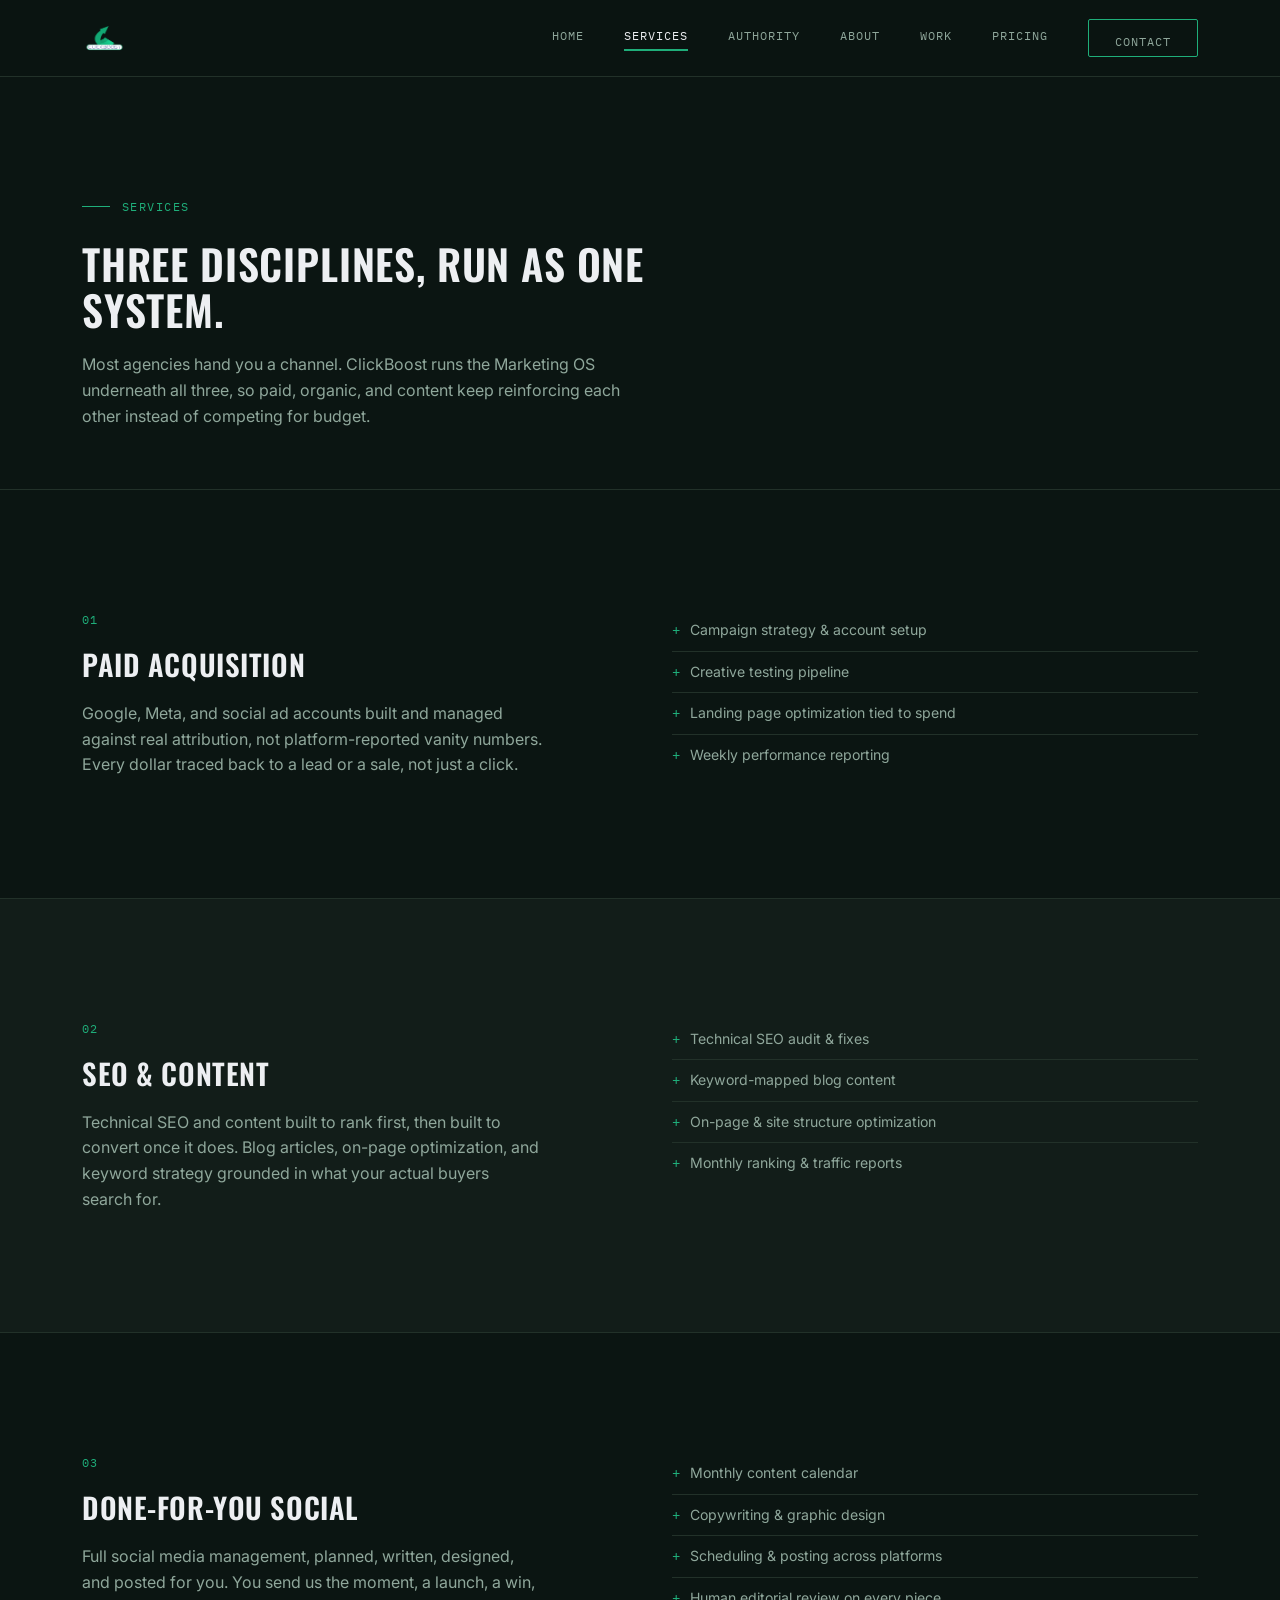
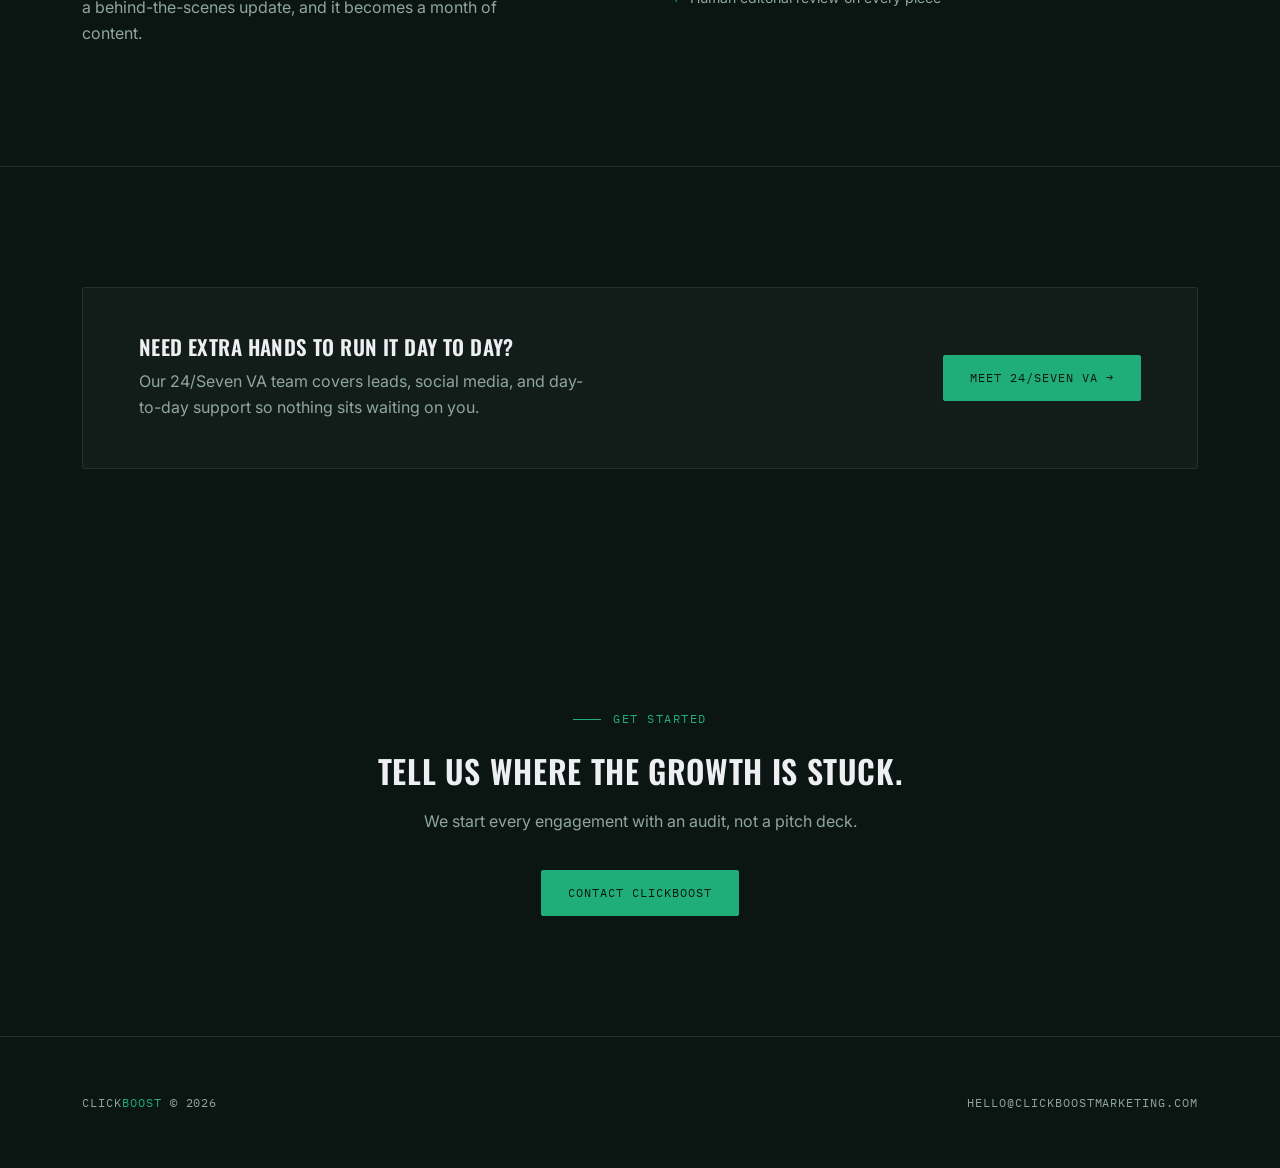
<file: services.html>
<!DOCTYPE html>
<html lang="en">
<head>
<meta charset="UTF-8">
<meta name="viewport" content="width=device-width, initial-scale=1.0">
<title>Services | ClickBoost</title>
<meta name="description" content="Paid acquisition, SEO and content, and done-for-you social media, run from one Marketing OS.">
<link rel="stylesheet" href="style.css">
</head>
<body>

<header class="site">
  <nav class="nav wrap">
    <a href="index.html" class="logo"><img src="logo.png" alt="ClickBoost" style="height:40px; display:block;"></a>
    <div class="nav-links">
      <a href="index.html">Home</a>
      <a href="services.html" class="active">Services</a>
      <a href="authority.html">Authority</a>
      <a href="about.html">About</a>
      <a href="portfolio.html">Work</a>
      <a href="pricing.html">Pricing</a>
      <a href="contact.html" class="btn">Contact</a>
    </div>
    <button class="mobile-toggle">&#9776;</button>
  </nav>
</header>

<section class="section-pad" style="padding-bottom: 60px;">
  <div class="wrap">
    <p class="eyebrow">Services</p>
    <h1 style="font-size: 2.6rem; margin-bottom: 20px; max-width: 680px;">Three disciplines, run as one system.</h1>
    <p style="color: var(--ink-dim); max-width: 560px;">Most agencies hand you a channel. ClickBoost runs the Marketing OS underneath all three, so paid, organic, and content keep reinforcing each other instead of competing for budget.</p>
  </div>
</section>

<hr class="divider">

<section class="section-pad">
  <div class="wrap grid-2">
    <div>
      <span class="idx mono" style="display:block; margin-bottom:20px;">01</span>
      <h2 style="font-size: 1.8rem; margin-bottom: 20px;">Paid Acquisition</h2>
      <p style="color: var(--ink-dim); max-width: 460px;">Google, Meta, and social ad accounts built and managed against real attribution, not platform-reported vanity numbers. Every dollar traced back to a lead or a sale, not just a click.</p>
    </div>
    <ul class="price-features" style="margin-bottom:0;">
      <li>Campaign strategy &amp; account setup</li>
      <li>Creative testing pipeline</li>
      <li>Landing page optimization tied to spend</li>
      <li>Weekly performance reporting</li>
    </ul>
  </div>
</section>

<hr class="divider">

<section class="section-pad panel-alt">
  <div class="wrap grid-2">
    <div>
      <span class="idx mono" style="display:block; margin-bottom:20px;">02</span>
      <h2 style="font-size: 1.8rem; margin-bottom: 20px;">SEO &amp; Content</h2>
      <p style="color: var(--ink-dim); max-width: 460px;">Technical SEO and content built to rank first, then built to convert once it does. Blog articles, on-page optimization, and keyword strategy grounded in what your actual buyers search for.</p>
    </div>
    <ul class="price-features" style="margin-bottom:0;">
      <li>Technical SEO audit &amp; fixes</li>
      <li>Keyword-mapped blog content</li>
      <li>On-page &amp; site structure optimization</li>
      <li>Monthly ranking &amp; traffic reports</li>
    </ul>
  </div>
</section>

<hr class="divider">

<section class="section-pad">
  <div class="wrap grid-2">
    <div>
      <span class="idx mono" style="display:block; margin-bottom:20px;">03</span>
      <h2 style="font-size: 1.8rem; margin-bottom: 20px;">Done-For-You Social</h2>
      <p style="color: var(--ink-dim); max-width: 460px;">Full social media management, planned, written, designed, and posted for you. You send us the moment, a launch, a win, a behind-the-scenes update, and it becomes a month of content.</p>
    </div>
    <ul class="price-features" style="margin-bottom:0;">
      <li>Monthly content calendar</li>
      <li>Copywriting &amp; graphic design</li>
      <li>Scheduling &amp; posting across platforms</li>
      <li>Human editorial review on every piece</li>
    </ul>
  </div>
</section>

<hr class="divider">

<section class="section-pad">
  <div class="wrap">
    <div class="va-band">
      <div>
        <h3>Need extra hands to run it day to day?</h3>
        <p>Our 24/Seven VA team covers leads, social media, and day-to-day support so nothing sits waiting on you.</p>
      </div>
      <a href="#" class="btn solid">Meet 24/Seven VA &rarr;</a>
    </div>
  </div>
</section>

<section class="section-pad tight">
  <div class="wrap center" style="max-width: 640px; margin: 0 auto;">
    <p class="eyebrow" style="justify-content:center;">Get started</p>
    <h2 style="font-size: 2rem; margin-bottom: 20px;">Tell us where the growth is stuck.</h2>
    <p style="color: var(--ink-dim); margin-bottom: 36px;">We start every engagement with an audit, not a pitch deck.</p>
    <a href="contact.html" class="btn solid">Contact ClickBoost</a>
  </div>
</section>

<footer class="site">
  <div class="wrap footer-row">
    <span class="mono">Click<span>Boost</span> &copy; 2026</span>
    <span class="mono">hello@clickboostmarketing.com</span>
  </div>
</footer>

</body>
</html>
</file>
<file: style.css>
/* CLICKBOOST — design tokens (duplicated structure from G05U, recolored)
   bg-deep    #0B1512
   bg-panel   #121D19
   moss       #4C7A63
   emerald    #1FAE7A
   ink        #EDEFF2
   ink-dim    #8FA79B
   line       #223129
*/

@import url('https://fonts.googleapis.com/css2?family=Oswald:wght@400;500;600;700&family=Inter:wght@400;500;600&family=IBM+Plex+Mono:wght@500&display=swap');

:root {
  --bg-deep: #0B1512;
  --bg-panel: #121D19;
  --moss: #4C7A63;
  --emerald: #1FAE7A;
  --ink: #EDEFF2;
  --ink-dim: #8FA79B;
  --line: #223129;
  --radius: 2px;
}

* { margin: 0; padding: 0; box-sizing: border-box; }

html { scroll-behavior: smooth; }

body {
  background: var(--bg-deep);
  color: var(--ink);
  font-family: 'Inter', sans-serif;
  line-height: 1.6;
  overflow-x: hidden;
}

h1, h2, h3, .display {
  font-family: 'Oswald', sans-serif;
  text-transform: uppercase;
  letter-spacing: 0.02em;
  font-weight: 600;
  line-height: 1.1;
}

.mono {
  font-family: 'IBM Plex Mono', monospace;
  letter-spacing: 0.08em;
  text-transform: uppercase;
  font-size: 0.75rem;
  color: var(--emerald);
}

a { color: inherit; text-decoration: none; }

img { max-width: 100%; display: block; }

.wrap {
  max-width: 1180px;
  margin: 0 auto;
  padding: 0 32px;
}

/* ---------- header ---------- */

header.site {
  position: sticky;
  top: 0;
  z-index: 100;
  background: rgba(11, 21, 18, 0.92);
  backdrop-filter: blur(8px);
  border-bottom: 1px solid var(--line);
}

.nav {
  display: flex;
  align-items: center;
  justify-content: space-between;
  height: 76px;
}

.logo {
  font-family: 'Oswald', sans-serif;
  font-weight: 700;
  font-size: 1.35rem;
  letter-spacing: 0.03em;
  display: flex;
  align-items: baseline;
  gap: 6px;
}

.logo span.boost { color: var(--emerald); }

.nav-links {
  display: flex;
  align-items: center;
  gap: 40px;
}

.nav-links a {
  font-family: 'IBM Plex Mono', monospace;
  font-size: 0.78rem;
  letter-spacing: 0.08em;
  text-transform: uppercase;
  color: var(--ink-dim);
  transition: color 0.2s ease;
  position: relative;
  padding-bottom: 4px;
}

.nav-links a:hover,
.nav-links a.active {
  color: var(--ink);
}

.nav-links a.active::after {
  content: '';
  position: absolute;
  left: 0; right: 0; bottom: -1px;
  height: 2px;
  background: var(--emerald);
}

.btn {
  display: inline-block;
  font-family: 'IBM Plex Mono', monospace;
  font-size: 0.78rem;
  letter-spacing: 0.08em;
  text-transform: uppercase;
  padding: 12px 26px;
  border: 1px solid var(--emerald);
  color: var(--emerald);
  border-radius: var(--radius);
  transition: all 0.2s ease;
  white-space: nowrap;
}

.btn:hover {
  background: var(--emerald);
  color: var(--bg-deep);
}

.btn.solid {
  background: var(--emerald);
  color: var(--bg-deep);
}

.btn.solid:hover {
  background: transparent;
  color: var(--emerald);
}

.mobile-toggle { display: none; }

/* ---------- hero / sections ---------- */

section { position: relative; }

.section-pad { padding: 120px 0; }

.eyebrow {
  font-family: 'IBM Plex Mono', monospace;
  font-size: 0.78rem;
  letter-spacing: 0.12em;
  text-transform: uppercase;
  color: var(--emerald);
  display: flex;
  align-items: center;
  gap: 12px;
  margin-bottom: 24px;
}

.eyebrow::before {
  content: '';
  width: 28px;
  height: 1px;
  background: var(--emerald);
}

.divider {
  height: 1px;
  background: var(--line);
  border: none;
}

.grid-2 {
  display: grid;
  grid-template-columns: 1fr 1fr;
  gap: 64px;
  align-items: start;
}

.grid-3 {
  display: grid;
  grid-template-columns: repeat(3, 1fr);
  gap: 1px;
  background: var(--line);
  border: 1px solid var(--line);
}

.card {
  background: var(--bg-deep);
  padding: 44px 36px;
}

.card h3 {
  font-size: 1.15rem;
  margin-bottom: 16px;
  color: var(--ink);
}

.card p { color: var(--ink-dim); font-size: 0.95rem; }

.card .idx {
  font-family: 'IBM Plex Mono', monospace;
  color: var(--moss);
  font-size: 0.85rem;
  margin-bottom: 20px;
  display: block;
}

/* diagonal cut — signature element, same shape as G05U, recolored */
.blade {
  position: absolute;
  top: 0; right: 0;
  width: 42%;
  height: 100%;
  background: linear-gradient(135deg, var(--moss) 0%, var(--bg-panel) 55%);
  clip-path: polygon(38% 0, 100% 0, 100% 100%, 12% 100%);
  opacity: 0.9;
}

.blade.emerald {
  background: linear-gradient(135deg, var(--emerald) 0%, var(--bg-panel) 60%);
}

/* ---------- footer ---------- */

footer.site {
  border-top: 1px solid var(--line);
  padding: 56px 0;
}

.footer-row {
  display: flex;
  justify-content: space-between;
  align-items: center;
  flex-wrap: wrap;
  gap: 24px;
}

.footer-row .mono { color: var(--ink-dim); }
.footer-row .mono span { color: var(--emerald); }

/* ---------- VA cross-promo ---------- */

.va-band {
  background: var(--bg-panel);
  border: 1px solid var(--line);
  border-radius: var(--radius);
  padding: 48px 56px;
  display: flex;
  align-items: center;
  justify-content: space-between;
  gap: 32px;
  flex-wrap: wrap;
}
.va-band h3 { font-size: 1.3rem; margin-bottom: 10px; }
.va-band p { color: var(--ink-dim); max-width: 460px; font-family: 'Inter', sans-serif; text-transform: none; letter-spacing: normal; }

/* ---------- utility ---------- */

.center { text-align: center; }
.mt-64 { margin-top: 64px; }
.stat {
  font-family: 'Oswald', sans-serif;
  font-size: 2.6rem;
  color: var(--emerald);
  line-height: 1;
}
.stat-label {
  font-family: 'IBM Plex Mono', monospace;
  font-size: 0.72rem;
  letter-spacing: 0.08em;
  text-transform: uppercase;
  color: var(--ink-dim);
  margin-top: 10px;
}

/* ---------- alt panel ---------- */

.panel-alt { background: var(--bg-panel); }

/* ---------- pricing ---------- */

.price-card {
  background: var(--bg-deep);
  padding: 44px 36px;
  position: relative;
  display: flex;
  flex-direction: column;
}

.price-card.recommended {
  background: var(--bg-panel);
}

.price-card.recommended::before {
  content: 'RECOMMENDED';
  position: absolute;
  top: 0;
  right: 0;
  font-family: 'IBM Plex Mono', monospace;
  font-size: 0.62rem;
  letter-spacing: 0.1em;
  color: var(--bg-deep);
  background: var(--emerald);
  padding: 6px 14px;
}

.price-name {
  font-family: 'IBM Plex Mono', monospace;
  font-size: 0.78rem;
  letter-spacing: 0.1em;
  text-transform: uppercase;
  color: var(--moss);
  margin-bottom: 18px;
}

.price-card.recommended .price-name { color: var(--emerald); }

.price-value {
  font-family: 'Oswald', sans-serif;
  font-size: 2.4rem;
  color: var(--ink);
  margin-bottom: 6px;
}

.price-value span {
  font-family: 'IBM Plex Mono', monospace;
  font-size: 0.85rem;
  color: var(--ink-dim);
  text-transform: none;
  letter-spacing: normal;
}

.price-desc {
  color: var(--ink-dim);
  font-size: 0.9rem;
  margin-bottom: 28px;
  padding-bottom: 28px;
  border-bottom: 1px solid var(--line);
}

.price-features {
  list-style: none;
  margin-bottom: 32px;
  flex-grow: 1;
}

.price-features li {
  font-size: 0.88rem;
  color: var(--ink-dim);
  padding: 9px 0;
  border-bottom: 1px solid var(--line);
  display: flex;
  gap: 10px;
}

.price-features li:last-child { border-bottom: none; }

.price-features li::before {
  content: '+';
  color: var(--emerald);
  font-family: 'IBM Plex Mono', monospace;
  flex-shrink: 0;
}

.price-features li strong { color: var(--ink); font-weight: 500; }

.price-note {
  color: var(--ink-dim);
  font-size: 0.82rem;
  font-family: 'IBM Plex Mono', monospace;
  letter-spacing: 0.03em;
}

@media (max-width: 860px) {
  .nav-links { display: none; }
  .mobile-toggle { display: block; background: none; border: none; color: var(--ink); font-size: 1.4rem; }
  .grid-2 { grid-template-columns: 1fr; gap: 40px; }
  .grid-3 { grid-template-columns: 1fr; }
  .section-pad { padding: 72px 0; }
  .blade { display: none; }
  .va-band { flex-direction: column; align-items: flex-start; }
}
</file>
